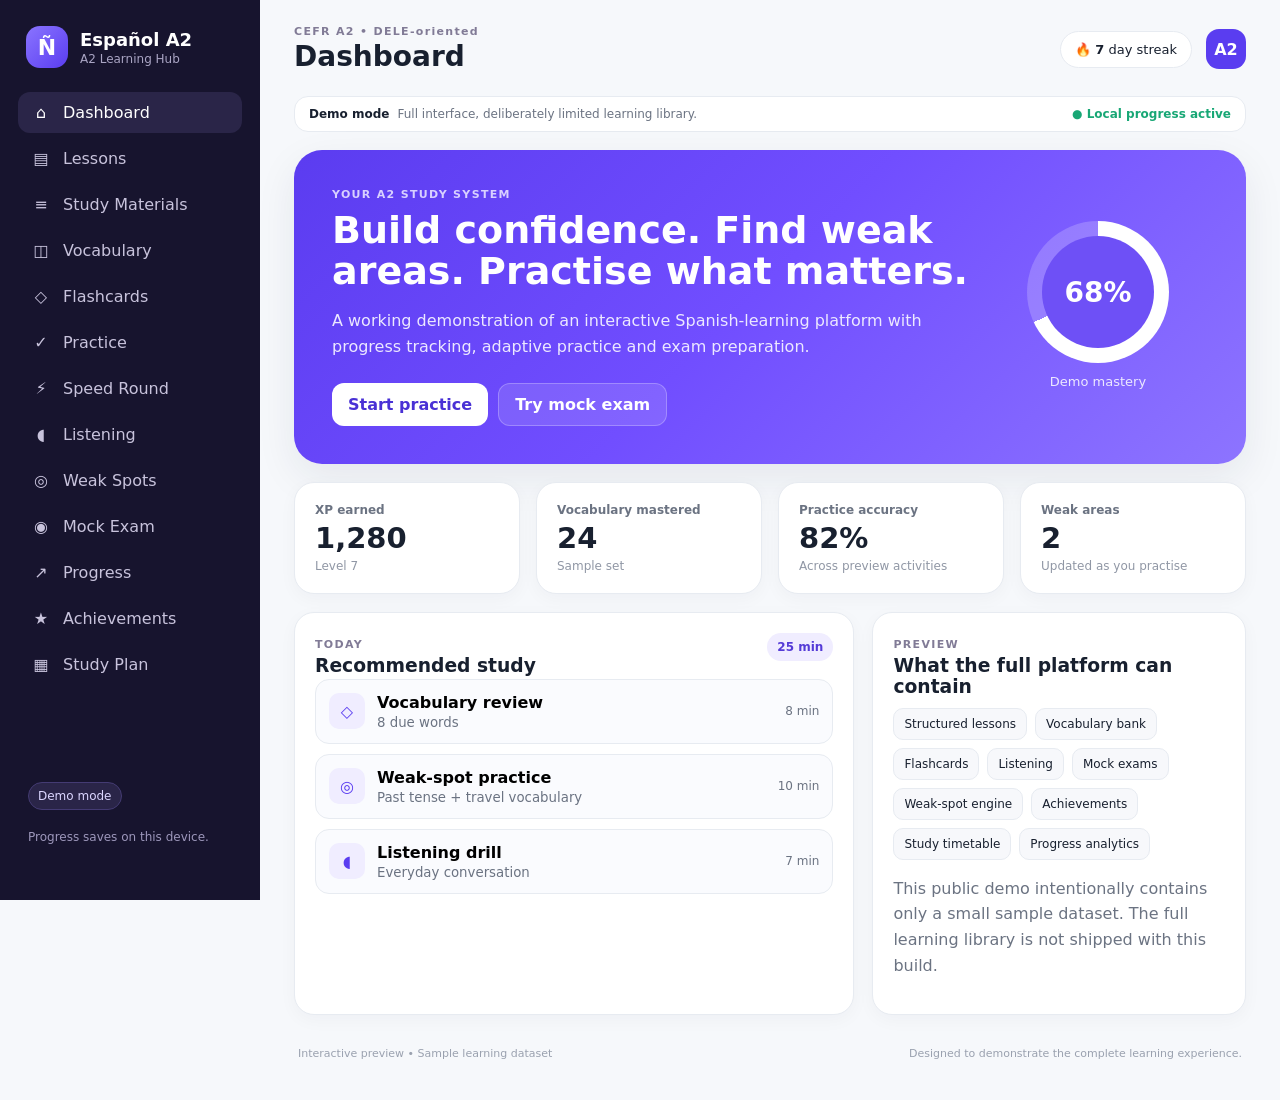
<file: index.html>
<!DOCTYPE html>
<html lang="en">
<head>
  <meta charset="UTF-8" />
  <meta name="viewport" content="width=device-width, initial-scale=1.0" />
  <meta name="robots" content="noindex,nofollow,noarchive,nosnippet" />
  <meta name="googlebot" content="noindex,nofollow,noarchive,nosnippet" />
  <title>Español A2 — Interactive Demo</title>
  <link rel="stylesheet" href="styles.css" />
</head>
<body>
  <div class="app-shell">
    <aside class="sidebar" id="sidebar">
      <div class="brand">
        <div class="brand-mark">Ñ</div>
        <div>
          <div class="brand-title">Español A2</div>
          <div class="brand-subtitle">A2 Learning Hub</div>
        </div>
      </div>

      <nav class="nav" id="nav">
        <button class="nav-item active" data-view="dashboard"><span>⌂</span> Dashboard</button>
        <button class="nav-item" data-view="lessons"><span>▤</span> Lessons</button>
        <button class="nav-item" data-view="study"><span>≡</span> Study Materials</button>
        <button class="nav-item" data-view="vocabulary"><span>◫</span> Vocabulary</button>
        <button class="nav-item" data-view="flashcards"><span>◇</span> Flashcards</button>
        <button class="nav-item" data-view="practice"><span>✓</span> Practice</button>
        <button class="nav-item" data-view="speed"><span>⚡</span> Speed Round</button>
        <button class="nav-item" data-view="listening"><span>◖</span> Listening</button>
        <button class="nav-item" data-view="weakspots"><span>◎</span> Weak Spots</button>
        <button class="nav-item" data-view="mock"><span>◉</span> Mock Exam</button>
        <button class="nav-item" data-view="progress"><span>↗</span> Progress</button>
        <button class="nav-item" data-view="achievements"><span>★</span> Achievements</button>
        <button class="nav-item" data-view="timetable"><span>▦</span> Study Plan</button>
      </nav>

      <div class="sidebar-footer">
        <div class="preview-pill">Demo mode</div>
        <p>Progress saves on this device.</p>
      </div>
    </aside>

    <main class="main">
      <header class="topbar">
        <button class="menu-btn" id="menuBtn">☰</button>
        <div>
          <div class="eyebrow">CEFR A2 • DELE-oriented</div>
          <h1 id="pageTitle">Dashboard</h1>
        </div>
        <div class="top-actions">
          <div class="streak">🔥 <strong id="streakValue">7</strong> day streak</div>
          <div class="avatar">A2</div>
        </div>
      </header>


      <div class="demo-banner">
        <div><strong>Demo mode</strong><span>Full interface, deliberately limited learning library.</span></div>
        <span class="demo-status">● Local progress active</span>
      </div>

      <section class="view active" id="dashboard">
        <div class="hero">
          <div>
            <div class="eyebrow light">YOUR A2 STUDY SYSTEM</div>
            <h2>Build confidence. Find weak areas. Practise what matters.</h2>
            <p>A working demonstration of an interactive Spanish-learning platform with progress tracking, adaptive practice and exam preparation.</p>
            <div class="hero-actions">
              <button class="btn btn-light" data-go="practice">Start practice</button>
              <button class="btn btn-ghost" data-go="mock">Try mock exam</button>
            </div>
          </div>
          <div class="hero-score">
            <div class="ring" style="--p:68"><span>68%</span></div>
            <p>Demo mastery</p>
          </div>
        </div>

        <div class="stat-grid">
          <div class="card stat-card">
            <span class="stat-label">XP earned</span>
            <strong id="xpStat">1,280</strong>
            <span class="stat-note">Level 7</span>
          </div>
          <div class="card stat-card">
            <span class="stat-label">Vocabulary mastered</span>
            <strong id="vocabStat">24</strong>
            <span class="stat-note">Sample set</span>
          </div>
          <div class="card stat-card">
            <span class="stat-label">Practice accuracy</span>
            <strong id="accuracyStat">82%</strong>
            <span class="stat-note">Across preview activities</span>
          </div>
          <div class="card stat-card">
            <span class="stat-label">Weak areas</span>
            <strong id="weakStat">2</strong>
            <span class="stat-note">Updated as you practise</span>
          </div>
        </div>

        <div class="two-col">
          <div class="card">
            <div class="card-head">
              <div>
                <span class="eyebrow">TODAY</span>
                <h3>Recommended study</h3>
              </div>
              <span class="badge">25 min</span>
            </div>
            <div class="task-list">
              <button class="task" data-go="flashcards">
                <span class="task-icon">◇</span>
                <span><strong>Vocabulary review</strong><small>8 due words</small></span>
                <span>8 min</span>
              </button>
              <button class="task" data-go="weakspots">
                <span class="task-icon">◎</span>
                <span><strong>Weak-spot practice</strong><small>Past tense + travel vocabulary</small></span>
                <span>10 min</span>
              </button>
              <button class="task" data-go="listening">
                <span class="task-icon">◖</span>
                <span><strong>Listening drill</strong><small>Everyday conversation</small></span>
                <span>7 min</span>
              </button>
            </div>
          </div>

          <div class="card">
            <div class="card-head">
              <div>
                <span class="eyebrow">PREVIEW</span>
                <h3>What the full platform can contain</h3>
              </div>
            </div>
            <div class="feature-chips">
              <span>Structured lessons</span><span>Vocabulary bank</span><span>Flashcards</span>
              <span>Listening</span><span>Mock exams</span><span>Weak-spot engine</span>
              <span>Achievements</span><span>Study timetable</span><span>Progress analytics</span>
            </div>
            <p class="muted">This public demo intentionally contains only a small sample dataset. The full learning library is not shipped with this build.</p>
          </div>
        </div>
      </section>

      <section class="view" id="lessons">
        <div class="section-intro">
          <div>
            <span class="eyebrow">STRUCTURED LEARNING</span>
            <h2>Lessons</h2>
            <p>Two representative A2 lessons are included in this public demo.</p>
          </div>
          <span class="badge">2 sample lessons</span>
        </div>
        <div id="lessonGrid" class="lesson-grid"></div>
        <div id="lessonReader" class="lesson-reader hidden"></div>
      </section>


      <section class="view" id="study">
        <div class="section-intro">
          <div>
            <span class="eyebrow">A2 REFERENCE LIBRARY</span>
            <h2>Study materials</h2>
            <p>Compact explanations learners can return to before or after practice.</p>
          </div>
          <span class="badge">Sample reference set</span>
        </div>
        <div class="study-grid">
          <article class="card study-card">
            <div class="study-icon">⏱</div>
            <span class="eyebrow">GRAMMAR</span>
            <h3>Past tenses</h3>
            <p>Pretérito perfecto, indefinido and imperfecto with practical time markers.</p>
            <button class="btn btn-outline" data-study="past">Open guide</button>
          </article>
          <article class="card study-card">
            <div class="study-icon">↔</div>
            <span class="eyebrow">GRAMMAR</span>
            <h3>Object pronouns</h3>
            <p>Direct and indirect object pronouns with high-frequency A2 examples.</p>
            <button class="btn btn-outline" data-study="pronouns">Open guide</button>
          </article>
          <article class="card study-card">
            <div class="study-icon">✈</div>
            <span class="eyebrow">VOCABULARY</span>
            <h3>Travel & services</h3>
            <p>Useful phrases for transport, accommodation, bookings and everyday problems.</p>
            <button class="btn btn-outline" data-study="travel">Open guide</button>
          </article>
          <article class="card study-card">
            <div class="study-icon">✎</div>
            <span class="eyebrow">EXAM SKILLS</span>
            <h3>Writing checklist</h3>
            <p>A short checklist for producing clear A2 messages, notes and emails.</p>
            <button class="btn btn-outline" data-study="writing">Open guide</button>
          </article>
        </div>
        <div id="studyReader" class="card study-reader hidden"></div>
      </section>

      <section class="view" id="vocabulary">
        <div class="section-intro">
          <div>
            <span class="eyebrow">ACTIVE VOCABULARY</span>
            <h2>Vocabulary bank</h2>
            <p>Search, filter and review a small representative word set.</p>
          </div>
          <span class="badge"><span id="vocabCount">0</span> demo words</span>
        </div>
        <div class="toolbar card">
          <button class="btn btn-primary" id="addCustomWord">+ Add custom word</button>
          <input id="vocabSearch" class="input" type="search" placeholder="Search Spanish or English…" />
          <select id="vocabTopic" class="input">
            <option value="all">All topics</option>
          </select>
        </div>
        <div id="vocabTable" class="vocab-table card"></div>
      </section>

      <section class="view" id="flashcards">
        <div class="section-intro">
          <div>
            <span class="eyebrow">SPACED REVIEW PREVIEW</span>
            <h2>Flashcards</h2>
            <p>Click the card to reveal the translation.</p>
          </div>
        </div>
        <div class="flash-wrap">
          <div class="flashcard" id="flashcard">
            <div class="flash-inner">
              <div class="flash-face flash-front">
                <span class="eyebrow">SPANISH</span>
                <h2 id="flashWord"></h2>
                <p id="flashExample"></p>
                <small>Click to reveal</small>
              </div>
              <div class="flash-face flash-back">
                <span class="eyebrow">ENGLISH</span>
                <h2 id="flashMeaning"></h2>
                <p id="flashTopic"></p>
                <small>Click to flip back</small>
              </div>
            </div>
          </div>
          <div class="flash-controls">
            <button class="btn btn-outline" id="flashPrev">← Previous</button>
            <span id="flashPosition"></span>
            <button class="btn btn-primary" id="flashNext">Next →</button>
          </div>
        </div>
      </section>

      <section class="view" id="practice">
        <div class="section-intro">
          <div>
            <span class="eyebrow">ADAPTIVE PRACTICE PREVIEW</span>
            <h2>Quick practice</h2>
            <p>A small question set demonstrates scoring, feedback and weak-area tracking.</p>
          </div>
          <span class="badge" id="practiceProgress">1 / 8</span>
        </div>
        <div class="quiz-shell card">
          <div class="quiz-meta">
            <span id="practiceTopicLabel">Grammar</span>
            <span id="practiceScoreLabel">0 correct</span>
          </div>
          <h3 id="practiceQuestion"></h3>
          <div id="practiceOptions" class="options"></div>
          <div id="practiceFeedback" class="feedback hidden"></div>
          <button class="btn btn-primary hidden" id="practiceNext">Next question</button>
        </div>
      </section>


      <section class="view" id="speed">
        <div class="section-intro">
          <div>
            <span class="eyebrow">FAST RETRIEVAL</span>
            <h2>Speed round</h2>
            <p>Answer as many vocabulary prompts as possible before the timer ends.</p>
          </div>
          <span class="badge" id="speedBadge">30 sec</span>
        </div>
        <div class="card speed-shell">
          <div id="speedIntro" class="speed-intro">
            <div class="speed-bolt">⚡</div>
            <h3>30-second vocabulary sprint</h3>
            <p class="muted">A working preview of rapid-recall practice. The full product can contain a much larger item bank.</p>
            <button class="btn btn-primary" id="startSpeed">Start speed round</button>
          </div>
          <div id="speedGame" class="hidden">
            <div class="exam-top">
              <span>Score: <strong id="speedScore">0</strong></span>
              <span class="timer" id="speedTimer">00:30</span>
            </div>
            <div class="speed-question">
              <span class="eyebrow">WHAT DOES THIS MEAN?</span>
              <h2 id="speedWord"></h2>
            </div>
            <div id="speedOptions" class="options"></div>
          </div>
          <div id="speedResult" class="hidden result-card compact"></div>
        </div>
      </section>

      <section class="view" id="listening">
        <div class="section-intro">
          <div>
            <span class="eyebrow">LISTENING COMPREHENSION</span>
            <h2>Listening practice</h2>
            <p>Two short sample activities use browser speech synthesis so no audio library is exposed.</p>
          </div>
        </div>
        <div id="listeningGrid" class="lesson-grid"></div>
      </section>

      <section class="view" id="weakspots">
        <div class="section-intro">
          <div>
            <span class="eyebrow">PERSONALISED REVIEW</span>
            <h2>Weak spots</h2>
            <p>Practice mistakes automatically update these recommendations.</p>
          </div>
        </div>
        <div id="weakGrid" class="weak-grid"></div>
      </section>

      <section class="view" id="mock">
        <div class="section-intro">
          <div>
            <span class="eyebrow">EXAM SIMULATION</span>
            <h2>Sample mock exam</h2>
            <p>A short demonstration only — not a complete DELE paper.</p>
          </div>
          <span class="badge">8 sample items</span>
        </div>
        <div id="mockStart" class="card exam-start">
          <div class="exam-icon">◉</div>
          <h3>DELE-style sample simulation</h3>
          <p>This preview demonstrates timed progression, question navigation and final scoring without exposing a complete exam bank.</p>
          <div class="exam-facts">
            <span><strong>8</strong> sample questions</span>
            <span><strong>8 min</strong> timer</span>
            <span><strong>Instant</strong> results</span>
          </div>
          <button class="btn btn-primary" id="startMock">Begin sample</button>
        </div>
        <div id="mockShell" class="card quiz-shell hidden">
          <div class="exam-top">
            <span id="mockProgress">Question 1 / 8</span>
            <span class="timer" id="mockTimer">08:00</span>
          </div>
          <h3 id="mockQuestion"></h3>
          <div id="mockOptions" class="options"></div>
          <button class="btn btn-primary" id="mockNext">Next</button>
        </div>
        <div id="mockResult" class="card result-card hidden"></div>
      </section>

      <section class="view" id="progress">
        <div class="section-intro">
          <div>
            <span class="eyebrow">LEARNING ANALYTICS</span>
            <h2>Progress</h2>
            <p>Illustrative analytics based on the demo activities.</p>
          </div>
        </div>
        <div class="stat-grid">
          <div class="card stat-card"><span class="stat-label">Overall mastery</span><strong>68%</strong><span class="stat-note">Demo profile</span></div>
          <div class="card stat-card"><span class="stat-label">Questions attempted</span><strong id="attemptStat">34</strong><span class="stat-note">Including sample history</span></div>
          <div class="card stat-card"><span class="stat-label">Study time</span><strong>4h 20m</strong><span class="stat-note">Illustrative</span></div>
          <div class="card stat-card"><span class="stat-label">Current streak</span><strong>7 days</strong><span class="stat-note">Keep going</span></div>
        </div>
        <div class="two-col">
          <div class="card">
            <div class="card-head"><h3>Skill mastery</h3></div>
            <div id="skillBars"></div>
          </div>
          <div class="card">
            <div class="card-head"><h3>Recent activity</h3></div>
            <div class="activity-list">
              <div><span>Vocabulary review</span><strong>+40 XP</strong></div>
              <div><span>Listening practice</span><strong>+25 XP</strong></div>
              <div><span>Grammar practice</span><strong>+35 XP</strong></div>
              <div><span>Lesson completed</span><strong>+60 XP</strong></div>
            </div>
          </div>
        </div>
      </section>

      <section class="view" id="achievements">
        <div class="section-intro">
          <div>
            <span class="eyebrow">MOTIVATION</span>
            <h2>Achievements</h2>
            <p>Gamified milestones keep learners moving.</p>
          </div>
        </div>
        <div id="achievementGrid" class="achievement-grid"></div>
      </section>

      <section class="view" id="timetable">
        <div class="section-intro">
          <div>
            <span class="eyebrow">PERSONAL STUDY PLAN</span>
            <h2>Study timetable</h2>
            <p>A sample weekly plan demonstrates how the platform can guide consistent preparation.</p>
          </div>
        </div>
        <div id="timetableGrid" class="timetable-grid"></div>
      </section>

      <footer class="footer">
        <span>Interactive preview • Sample learning dataset</span>
        <span>Designed to demonstrate the complete learning experience.</span>
      </footer>
    </main>
  </div>


  <div class="modal-backdrop hidden" id="customWordModal">
    <div class="modal-card">
      <div class="modal-head">
        <div><span class="eyebrow">PERSONAL VOCABULARY</span><h3>Add custom word</h3></div>
        <button class="icon-btn" id="closeCustomWord">×</button>
      </div>
      <label>Spanish<input class="input" id="customSpanish" placeholder="e.g. aprovechar"></label>
      <label>English<input class="input" id="customEnglish" placeholder="e.g. to make the most of"></label>
      <label>Example<input class="input" id="customExample" placeholder="Optional example sentence"></label>
      <button class="btn btn-primary" id="saveCustomWord">Save word</button>
    </div>
  </div>

  <div class="toast" id="toast"></div>
  <script src="app.js"></script>
</body>
</html>
</file>
<file: styles.css>
:root{
  --bg:#f6f8fb; --panel:#ffffff; --text:#18202f; --muted:#6b7382; --line:#e7ebf1;
  --primary:#5a3df0; --primary2:#7a63ff; --soft:#f0edff; --green:#18a775; --amber:#f4a62a;
  --danger:#df5d68; --shadow:0 14px 40px rgba(26,36,58,.08); --radius:20px;
}
*{box-sizing:border-box}
html{scroll-behavior:smooth}
body{margin:0;font-family:Inter,ui-sans-serif,system-ui,-apple-system,BlinkMacSystemFont,"Segoe UI",sans-serif;background:var(--bg);color:var(--text)}
button,input,select{font:inherit}
button{cursor:pointer}
.app-shell{min-height:100vh;display:grid;grid-template-columns:260px 1fr}
.sidebar{background:#17142e;color:#fff;padding:26px 18px;position:sticky;top:0;height:100vh;display:flex;flex-direction:column}
.brand{display:flex;gap:12px;align-items:center;padding:0 8px 24px}
.brand-mark{width:42px;height:42px;border-radius:14px;background:linear-gradient(135deg,#8a74ff,#5a3df0);display:grid;place-items:center;font-weight:800;font-size:22px}
.brand-title{font-weight:800;font-size:18px}.brand-subtitle{font-size:12px;color:#aaa5c4;margin-top:2px}
.nav{display:flex;flex-direction:column;gap:5px}
.nav-item{border:0;background:transparent;color:#c8c3dc;padding:11px 12px;border-radius:12px;text-align:left;display:flex;gap:11px;align-items:center}
.nav-item span{width:22px;text-align:center}
.nav-item:hover,.nav-item.active{background:#2a2548;color:#fff}
.sidebar-footer{margin-top:auto;padding:18px 10px;color:#9d97bb;font-size:12px}
.preview-pill{display:inline-block;background:#2a2548;color:#dbd6ff;border:1px solid #443b73;padding:6px 9px;border-radius:999px;margin-bottom:8px}
.main{min-width:0;padding:0 34px 36px}
.topbar{height:98px;display:flex;align-items:center;justify-content:space-between;gap:20px}
.topbar h1{margin:2px 0 0;font-size:28px}.eyebrow{font-size:11px;letter-spacing:.12em;font-weight:800;color:#817b96}.eyebrow.light{color:#d8d0ff}
.top-actions{display:flex;align-items:center;gap:14px}.streak{background:#fff;border:1px solid var(--line);padding:10px 14px;border-radius:999px;font-size:13px}.avatar{width:40px;height:40px;border-radius:13px;background:var(--primary);color:#fff;display:grid;place-items:center;font-weight:800}
.menu-btn{display:none;border:0;background:#fff;border-radius:10px;padding:9px 11px}
.view{display:none;animation:fade .18s ease}.view.active{display:block}@keyframes fade{from{opacity:.45;transform:translateY(3px)}to{opacity:1;transform:none}}
.hero{background:linear-gradient(135deg,#5b3cf0 0%,#714eff 48%,#8d74ff 100%);color:#fff;border-radius:28px;padding:38px;display:grid;grid-template-columns:1fr 220px;align-items:center;box-shadow:var(--shadow)}
.hero h2{font-size:38px;line-height:1.08;margin:9px 0 14px;max-width:760px}.hero p{color:#ece8ff;max-width:720px;line-height:1.65}.hero-actions{display:flex;gap:10px;margin-top:22px}
.hero-score{display:flex;flex-direction:column;align-items:center}.hero-score p{margin:8px 0 0;font-size:13px}
.ring{--p:68;width:142px;height:142px;border-radius:50%;background:conic-gradient(#fff calc(var(--p)*1%),rgba(255,255,255,.2) 0);display:grid;place-items:center;position:relative}
.ring:before{content:"";position:absolute;width:112px;height:112px;border-radius:50%;background:#6e50f6}.ring span{position:relative;font-size:28px;font-weight:800}
.btn{border:0;border-radius:12px;padding:11px 16px;font-weight:750}.btn-light{background:#fff;color:#4931d5}.btn-ghost{background:rgba(255,255,255,.12);color:#fff;border:1px solid rgba(255,255,255,.25)}.btn-primary{background:var(--primary);color:#fff}.btn-outline{background:#fff;border:1px solid var(--line);color:var(--text)}
.stat-grid{display:grid;grid-template-columns:repeat(4,1fr);gap:16px;margin:18px 0}.card{background:var(--panel);border:1px solid var(--line);border-radius:var(--radius);box-shadow:0 5px 18px rgba(21,31,52,.035);padding:20px}
.stat-card{display:flex;flex-direction:column;gap:4px}.stat-label{font-size:12px;color:var(--muted);font-weight:700}.stat-card strong{font-size:29px}.stat-note{font-size:12px;color:#9097a5}
.two-col{display:grid;grid-template-columns:1.2fr .8fr;gap:18px}.card-head,.section-intro{display:flex;justify-content:space-between;gap:18px;align-items:flex-start}.card-head h3{margin:3px 0}.section-intro{margin:10px 0 20px}.section-intro h2{font-size:30px;margin:3px 0 6px}.section-intro p{margin:0;color:var(--muted)}
.badge{background:var(--soft);color:#543bd7;padding:7px 10px;border-radius:999px;font-size:12px;font-weight:800;white-space:nowrap}
.task-list{display:flex;flex-direction:column;gap:10px}.task{width:100%;background:#fafbfe;border:1px solid var(--line);padding:13px;border-radius:14px;display:grid;grid-template-columns:38px 1fr auto;gap:10px;align-items:center;text-align:left}.task:hover{border-color:#cfc7ff;background:#f7f5ff}.task-icon{width:36px;height:36px;border-radius:10px;background:var(--soft);color:var(--primary);display:grid;place-items:center}.task small{display:block;color:var(--muted);margin-top:3px}.task>span:last-child{font-size:12px;color:var(--muted)}
.feature-chips{display:flex;flex-wrap:wrap;gap:8px;margin:8px 0 14px}.feature-chips span{padding:8px 10px;border-radius:10px;background:#f7f8fb;border:1px solid var(--line);font-size:12px}.muted{color:var(--muted);line-height:1.6}
.lesson-grid{display:grid;grid-template-columns:repeat(2,1fr);gap:16px}.lesson-card{padding:22px}.lesson-card h3{margin:8px 0}.lesson-card p{color:var(--muted);line-height:1.5}.lesson-meta{display:flex;gap:8px;flex-wrap:wrap;margin:14px 0}.lesson-meta span{font-size:11px;background:#f5f6f9;border-radius:8px;padding:6px 8px}.lesson-reader{margin-top:18px}.lesson-reader h3{font-size:26px}.lesson-content{line-height:1.8}.example{background:#f7f5ff;border-left:3px solid var(--primary);padding:12px 14px;border-radius:8px;margin:10px 0}.hidden{display:none!important}
.toolbar{display:flex;gap:12px;margin-bottom:14px}.input{background:#fff;border:1px solid var(--line);border-radius:12px;padding:11px 12px;min-width:180px}.toolbar .input:first-child{flex:1}
.vocab-table{padding:0;overflow:hidden}.vocab-row{display:grid;grid-template-columns:1.1fr 1.1fr .8fr 1.8fr;padding:13px 16px;border-bottom:1px solid var(--line);gap:12px;align-items:center;font-size:13px}.vocab-row.head{font-weight:800;color:#757d8d;background:#fafbfc}.vocab-row:last-child{border-bottom:0}.topic-chip{display:inline-block;background:#f4f5f8;padding:5px 7px;border-radius:8px;font-size:11px}
.flash-wrap{max-width:700px;margin:30px auto}.flashcard{height:340px;perspective:1200px}.flash-inner{position:relative;width:100%;height:100%;transition:transform .5s;transform-style:preserve-3d}.flashcard.flipped .flash-inner{transform:rotateY(180deg)}.flash-face{position:absolute;inset:0;backface-visibility:hidden;border-radius:28px;display:flex;flex-direction:column;align-items:center;justify-content:center;text-align:center;padding:35px;box-shadow:var(--shadow);border:1px solid var(--line);background:#fff}.flash-face h2{font-size:42px;margin:12px 0}.flash-face p{color:var(--muted);font-size:16px}.flash-back{transform:rotateY(180deg);background:linear-gradient(135deg,#f8f7ff,#fff)}.flash-controls{display:flex;justify-content:space-between;align-items:center;margin-top:16px}
.quiz-shell{max-width:760px;margin:20px auto;padding:28px}.quiz-meta,.exam-top{display:flex;justify-content:space-between;color:var(--muted);font-size:13px}.quiz-shell h3{font-size:26px;line-height:1.35}.options{display:grid;gap:10px;margin:20px 0}.option{border:1px solid var(--line);background:#fff;border-radius:13px;padding:13px 15px;text-align:left}.option:hover{border-color:#bfb5ff}.option.correct{border-color:#65c9a4;background:#effbf6}.option.wrong{border-color:#ec9aa1;background:#fff3f4}.feedback{padding:12px 14px;border-radius:12px;background:#f5f6f8;margin:10px 0 16px;line-height:1.5}
.listening-card{padding:22px}.audio-btn{width:54px;height:54px;border-radius:50%;border:0;background:var(--primary);color:#fff;font-size:20px;margin:8px 0 14px}
.weak-grid{display:grid;grid-template-columns:repeat(3,1fr);gap:16px}.weak-card h3{margin:10px 0}.meter{height:8px;background:#eceff4;border-radius:999px;overflow:hidden;margin:14px 0}.meter span{display:block;height:100%;background:linear-gradient(90deg,var(--danger),var(--amber));border-radius:999px}
.exam-start{text-align:center;max-width:760px;margin:20px auto;padding:36px}.exam-icon{width:64px;height:64px;border-radius:18px;background:var(--soft);color:var(--primary);display:grid;place-items:center;margin:0 auto 14px;font-size:28px}.exam-facts{display:flex;justify-content:center;gap:24px;margin:20px 0;flex-wrap:wrap}.exam-facts span{color:var(--muted)}.exam-facts strong{display:block;color:var(--text);font-size:18px}.timer{font-weight:800;color:var(--primary)}.result-card{max-width:760px;margin:20px auto;text-align:center;padding:38px}.result-card .result-score{font-size:54px;font-weight:900;color:var(--primary)}
.skill-row{margin:16px 0}.skill-row .label{display:flex;justify-content:space-between;font-size:13px;margin-bottom:7px}.skill-row .bar{height:9px;background:#eef0f4;border-radius:999px;overflow:hidden}.skill-row .bar span{display:block;height:100%;background:linear-gradient(90deg,var(--primary),var(--primary2));border-radius:999px}
.activity-list>div{display:flex;justify-content:space-between;border-bottom:1px solid var(--line);padding:13px 0}.activity-list>div:last-child{border-bottom:0}.activity-list span{color:var(--muted)}
.achievement-grid{display:grid;grid-template-columns:repeat(3,1fr);gap:16px}.achievement{display:flex;gap:14px;align-items:center}.achievement-icon{width:52px;height:52px;border-radius:16px;background:#fff7e6;display:grid;place-items:center;font-size:22px}.achievement.locked{opacity:.48}.achievement h3{margin:0 0 4px}.achievement p{margin:0;color:var(--muted);font-size:12px}
.timetable-grid{display:grid;grid-template-columns:repeat(5,1fr);gap:12px}.day-card h3{margin:4px 0 14px}.day-task{padding:10px;border-radius:10px;background:#f8f9fb;margin-top:8px;font-size:12px}.day-task strong{display:block;margin-bottom:3px}.day-task span{color:var(--muted)}
.footer{display:flex;justify-content:space-between;gap:20px;color:#9aa1af;font-size:11px;padding:32px 4px 4px}
.toast{position:fixed;right:24px;bottom:24px;background:#18152f;color:#fff;padding:12px 16px;border-radius:12px;box-shadow:var(--shadow);opacity:0;transform:translateY(10px);pointer-events:none;transition:.2s}.toast.show{opacity:1;transform:none}
@media(max-width:1000px){.app-shell{grid-template-columns:1fr}.sidebar{position:fixed;z-index:20;left:-280px;width:260px;transition:.25s}.sidebar.open{left:0}.main{padding:0 18px 28px}.menu-btn{display:block}.topbar{justify-content:flex-start}.top-actions{margin-left:auto}.stat-grid{grid-template-columns:repeat(2,1fr)}.two-col{grid-template-columns:1fr}.hero{grid-template-columns:1fr}.hero-score{display:none}.weak-grid,.achievement-grid{grid-template-columns:repeat(2,1fr)}.timetable-grid{grid-template-columns:repeat(2,1fr)}}
@media(max-width:640px){.hero{padding:25px}.hero h2{font-size:30px}.stat-grid,.lesson-grid,.weak-grid,.achievement-grid,.timetable-grid{grid-template-columns:1fr}.streak{display:none}.vocab-row{grid-template-columns:1fr 1fr}.vocab-row>*:nth-child(3),.vocab-row>*:nth-child(4){display:none}.toolbar{flex-direction:column}.section-intro{flex-direction:column}.footer{flex-direction:column}.topbar h1{font-size:24px}}


.demo-banner{
  margin:-2px 0 18px;background:#fff;border:1px solid var(--line);border-radius:14px;
  padding:10px 14px;display:flex;justify-content:space-between;gap:16px;align-items:center;
  font-size:12px;color:var(--muted)
}
.demo-banner strong{color:var(--text);margin-right:8px}
.demo-status{color:var(--green);font-weight:750;white-space:nowrap}
.study-grid{display:grid;grid-template-columns:repeat(4,1fr);gap:16px}
.study-card{min-height:230px;display:flex;flex-direction:column;align-items:flex-start}
.study-card h3{margin:8px 0}.study-card p{color:var(--muted);line-height:1.55;flex:1}
.study-icon{width:44px;height:44px;border-radius:13px;background:var(--soft);color:var(--primary);display:grid;place-items:center;font-size:20px;margin-bottom:14px}
.study-reader{margin-top:18px;line-height:1.7}.study-reader h3{font-size:25px;margin:4px 0 12px}
.study-reader .guide-grid{display:grid;grid-template-columns:repeat(2,1fr);gap:12px;margin:16px 0}
.guide-note{background:#f8f7ff;border:1px solid #e6e0ff;border-radius:13px;padding:14px}
.speed-shell{max-width:760px;margin:20px auto;min-height:390px}
.speed-intro{text-align:center;padding:38px 20px}.speed-bolt{font-size:48px;margin-bottom:8px}
.speed-question{text-align:center;padding:38px 0 16px}.speed-question h2{font-size:46px;margin:10px 0}
.result-card.compact{margin:0;box-shadow:none;border:0}
.modal-backdrop{position:fixed;inset:0;background:rgba(17,15,38,.56);z-index:50;display:grid;place-items:center;padding:20px}
.modal-card{width:min(520px,100%);background:#fff;border-radius:22px;padding:24px;box-shadow:0 30px 80px rgba(0,0,0,.2)}
.modal-head{display:flex;justify-content:space-between;align-items:flex-start;margin-bottom:18px}
.modal-head h3{margin:4px 0 0;font-size:24px}.icon-btn{border:0;background:#f3f4f7;width:36px;height:36px;border-radius:10px;font-size:22px}
.modal-card label{display:block;font-size:12px;font-weight:800;color:var(--muted);margin:12px 0}
.modal-card label .input{display:block;width:100%;margin-top:6px}
@media(max-width:1100px){.study-grid{grid-template-columns:repeat(2,1fr)}}
@media(max-width:640px){.study-grid{grid-template-columns:1fr}.demo-banner{align-items:flex-start;flex-direction:column}.guide-note{grid-column:1}.study-reader .guide-grid{grid-template-columns:1fr}}
</file>
